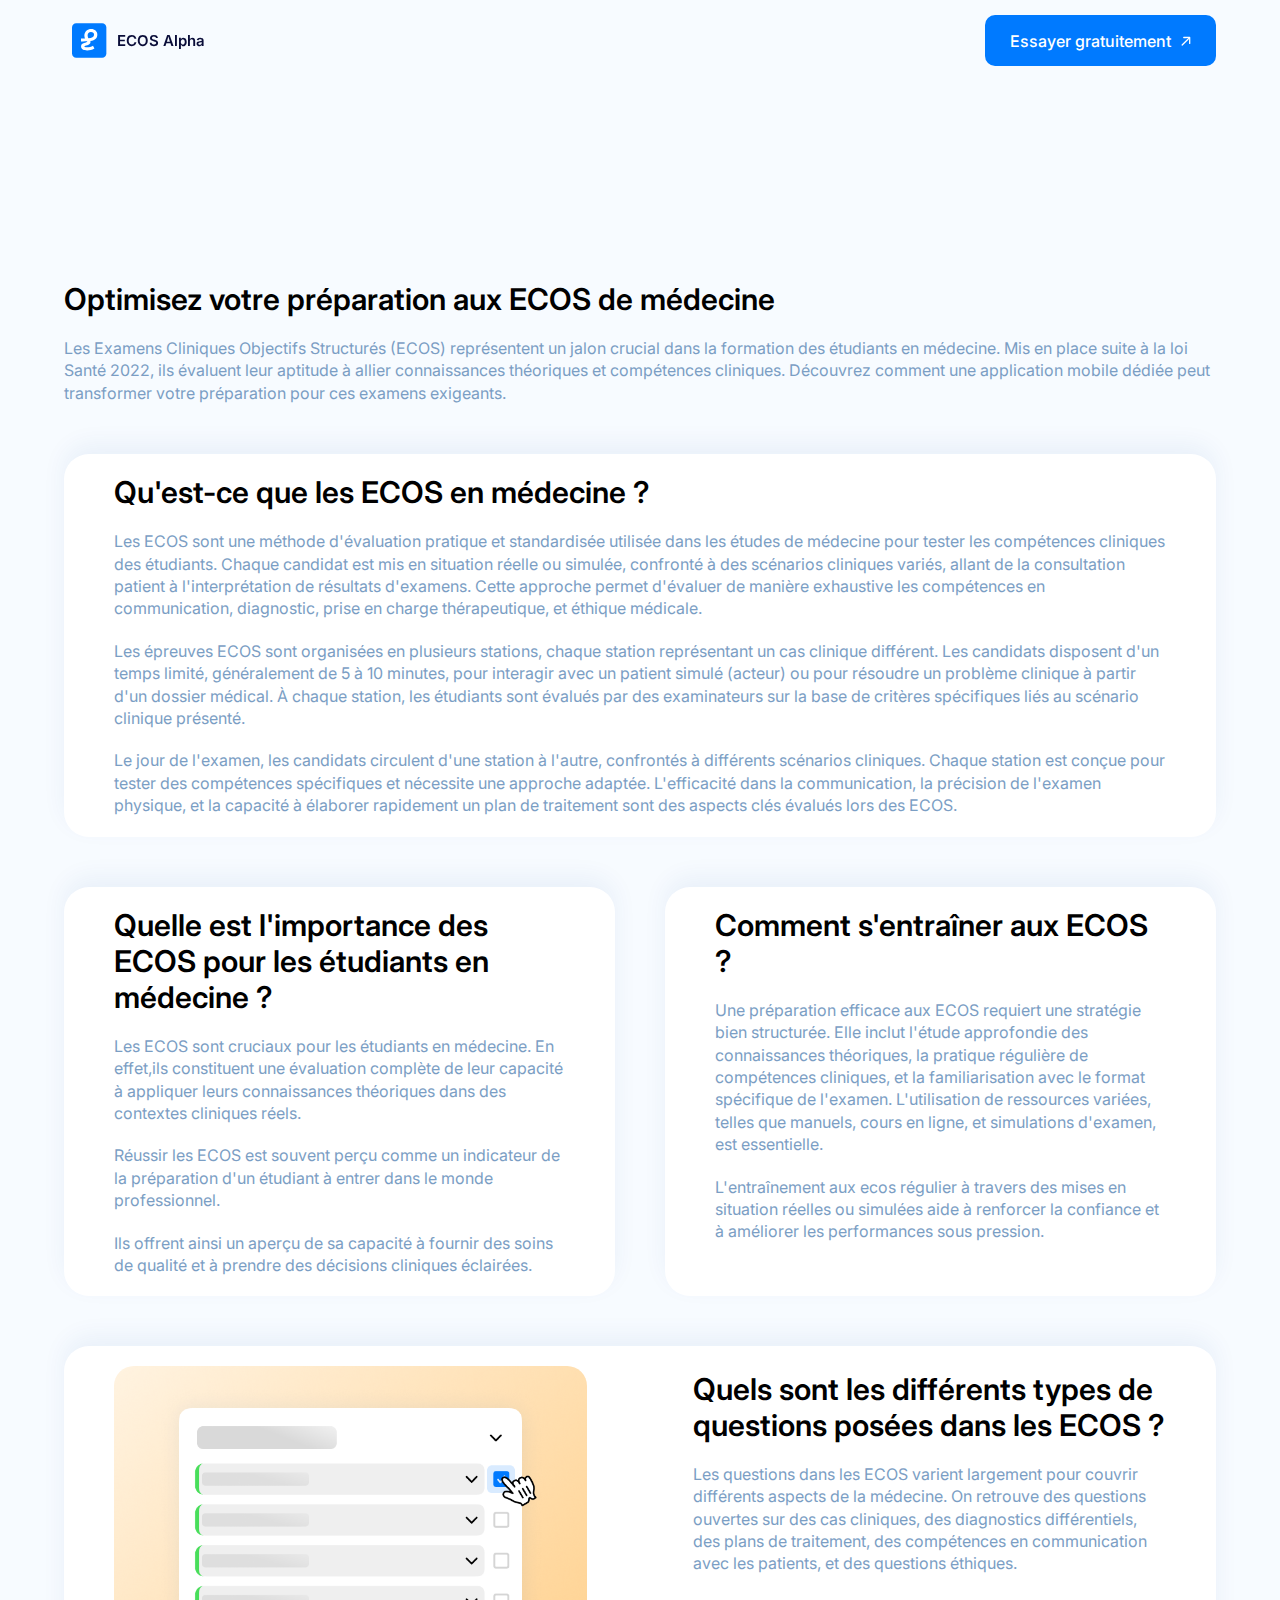
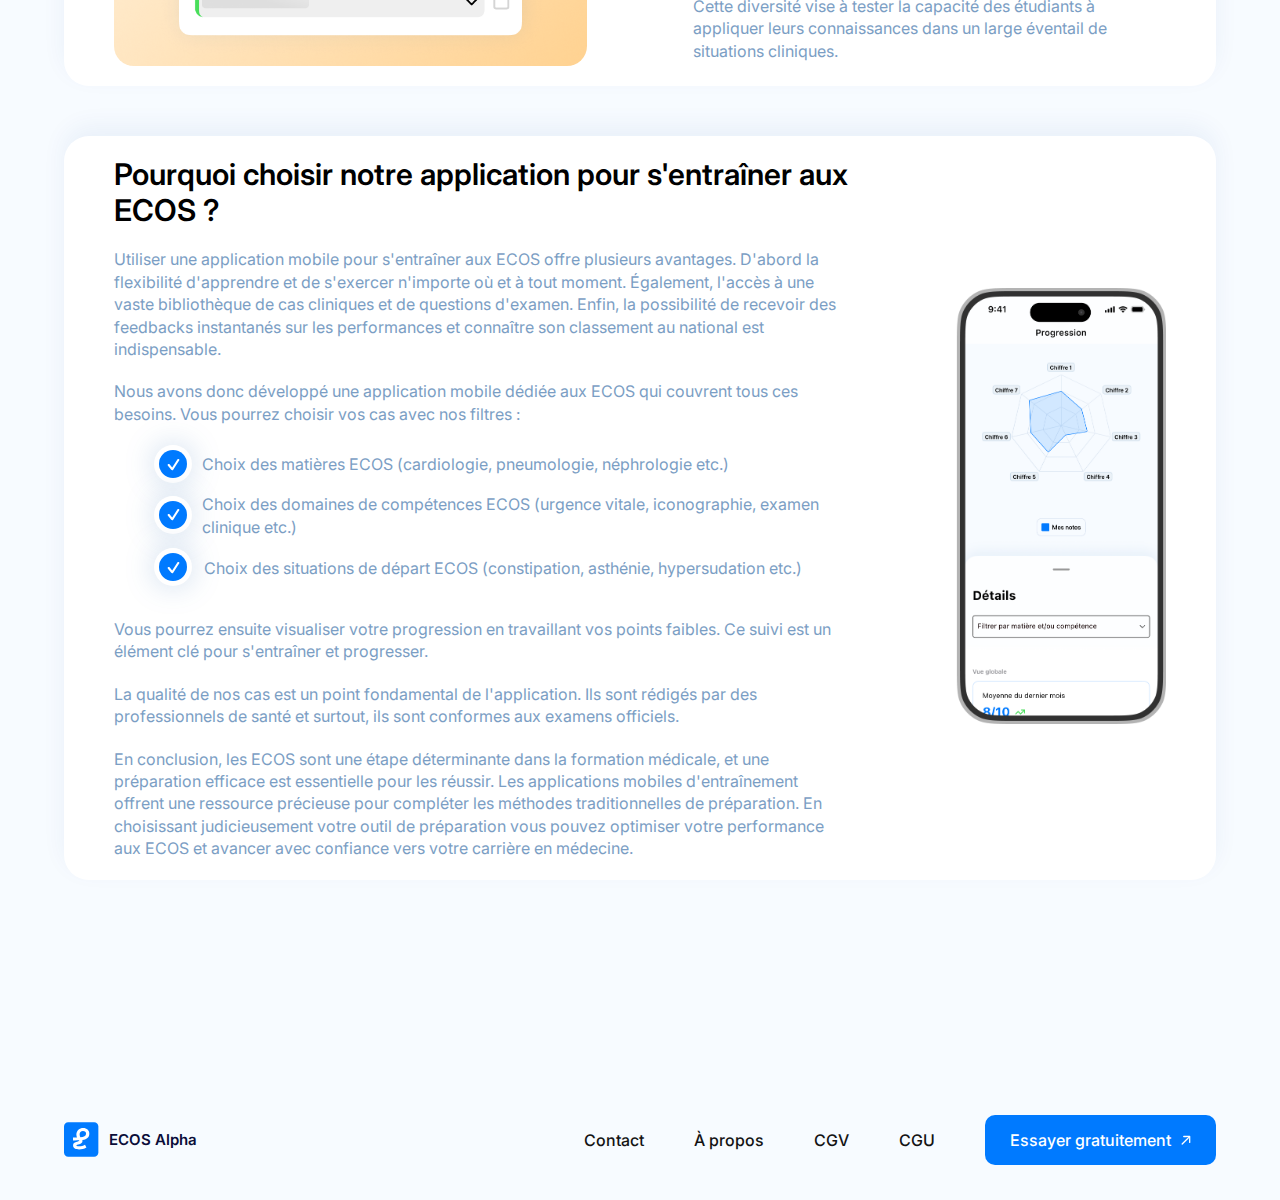
<file: a-propos/index.html>
<!DOCTYPE html>
<html lang="fr">
<head>
    <meta charset="UTF-8">
    <meta name="viewport" content="width=device-width, initial-scale=1.0">
    <link href="../css/style.css" rel="stylesheet" type="text/css">
    <link rel="preconnect" href="https://fonts.googleapis.com">
    <link rel="preconnect" href="https://fonts.gstatic.com" crossorigin>
    <link href="https://fonts.googleapis.com/css2?family=Inter:wght@300;400;500;600;700&display=swap" rel="stylesheet">
    <title>À propos - Ecos Alpha</title>
</head>
<body>
    <!-- Header -->
    <header>
        <a href="https://matteobruccoleri.github.io/ECOS-Alpha" class="ecos-alpha">
            <img class="logo_ecos-alpha" src="../img/logo_ecos-alpha.svg">
            <p>ECOS Alpha</p>
        </a>
        <a class="btn btn_blue" href="#">Essayer gratuitement<img src="../img/icons/icon_arrow_top-right.svg" alt="icon d'une flèche pointant en haut à droite"/></a>
    </header>
    <!-- Main -->
    <main>
        <section>
            <h1>Optimisez votre préparation aux ECOS de médecine</h1>
            <p class="about_text">Les Examens Cliniques Objectifs Structurés (ECOS) représentent un jalon crucial dans la formation des étudiants en médecine. Mis en place suite à la loi Santé 2022, ils évaluent leur aptitude à allier connaissances théoriques et compétences cliniques. Découvrez comment une application mobile dédiée peut transformer votre préparation pour ces examens exigeants.</p>
            <div class="bg_white about">
                <div class="about_content full_width">
                    <h2>Qu'est-ce que les ECOS en médecine ?</h2>
                    <p>Les ECOS sont une méthode d'évaluation pratique et standardisée utilisée dans les études de médecine pour tester les compétences cliniques des étudiants. Chaque candidat est mis en situation réelle ou simulée, confronté à des scénarios cliniques variés, allant de la consultation patient à l'interprétation de résultats d'examens. Cette approche permet d'évaluer de manière exhaustive les compétences en communication, diagnostic, prise en charge thérapeutique, et éthique médicale.</p>
                    <p>Les épreuves ECOS sont organisées en plusieurs stations, chaque station représentant un cas clinique différent. Les candidats disposent d'un temps limité, généralement de 5 à 10 minutes, pour interagir avec un patient simulé (acteur) ou pour résoudre un problème clinique à partir d'un dossier médical. À chaque station, les étudiants sont évalués par des examinateurs sur la base de critères spécifiques liés au scénario clinique présenté.</p>
                    <p>Le jour de l'examen, les candidats circulent d'une station à l'autre, confrontés à différents scénarios cliniques. Chaque station est conçue pour tester des compétences spécifiques et nécessite une approche adaptée. L'efficacité dans la communication, la précision de l'examen physique, et la capacité à élaborer rapidement un plan de traitement sont des aspects clés évalués lors des ECOS.</p>
                </div>
            </div>
            <div class="about_wrapper">
                <div class="bg_white about cards">
                    <div class="about_content full_width">
                        <h2>Quelle est l'importance des ECOS pour les étudiants en médecine ?</h2>
                        <p>Les ECOS sont cruciaux pour les étudiants en médecine. En effet,ils constituent une évaluation complète de leur capacité à appliquer leurs connaissances théoriques dans des contextes cliniques réels.</p>
                        <p>Réussir les ECOS est souvent perçu comme un indicateur de la préparation d'un étudiant à entrer dans le monde professionnel.</p>
                        <p>Ils offrent ainsi un aperçu de sa capacité à fournir des soins de qualité et à prendre des décisions cliniques éclairées.</p>
                    </div>
                </div>
                <div class="bg_white about cards">
                    <div class="about_content full_width">
                        <h2>Comment s'entraîner aux ECOS ?</h2>
                        <p>Une préparation efficace aux ECOS requiert une stratégie bien structurée. Elle inclut l'étude approfondie des connaissances théoriques, la pratique régulière de compétences cliniques, et la familiarisation avec le format spécifique de l'examen. L'utilisation de ressources variées, telles que manuels, cours en ligne, et simulations d'examen, est essentielle.</p>
                        <p>L'entraînement aux ecos régulier à travers des mises en situation réelles ou simulées aide à renforcer la confiance et à améliorer les performances sous pression.</p>
                    </div>
                </div>
            </div>
            <div class="bg_white about reverse">
                <div class="about_content">
                    <h2>Quels sont les différents types de questions posées dans les ECOS ?</h2>
                    <p>Les questions dans les ECOS varient largement pour couvrir différents aspects de la médecine. On retrouve des questions ouvertes sur des cas cliniques, des diagnostics différentiels, des plans de traitement, des compétences en communication avec les patients, et des questions éthiques.</p>    
                    <p> Cette diversité vise à tester la capacité des étudiants à appliquer leurs connaissances dans un large éventail de situations cliniques.</p>
                </div>
                <div class="about_img">
                    <img src="../img/evaluateur-3.png" alt="">
                </div>
            </div>
            <div class="bg_white about">
                <div class="about_content xl">
                    <h2>Pourquoi choisir notre application pour s'entraîner aux ECOS ?</h2>
                    <p>Utiliser une application mobile pour s'entraîner aux ECOS offre plusieurs avantages. D'abord la flexibilité d'apprendre et de s'exercer n'importe où et à tout moment. Également, l'accès à une vaste bibliothèque de cas cliniques et de questions d'examen. Enfin, la possibilité de recevoir des feedbacks instantanés sur les performances et connaître son classement au national est indispensable.</p>
                    <p>Nous avons donc développé une application mobile dédiée aux ECOS qui couvrent tous ces besoins. Vous pourrez choisir vos cas avec nos filtres :</p>
                    <ul>
                        <li class="about_list">
                            <div>
                                <div class="parcours_check_wrapper">
                                    <div class="parcours_check blue-color">
                                        <img src="../img/icons/ok.svg" alt="">
                                    </div>
                                </div>
                            </div>
                            <p>Choix des matières ECOS (cardiologie, pneumologie, néphrologie etc.)</p>
                        </li>
                        <li class="about_list">
                            <div class="list_check">
                                <div class="parcours_check_wrapper">
                                    <div class="parcours_check blue-color">
                                        <img src="../img/icons/ok.svg" alt="">
                                    </div>
                                </div>
                            </div>
                            <p>Choix des domaines de compétences ECOS (urgence vitale, iconographie, examen clinique etc.)</p>
                        </li>
                        <li class="about_list">
                            <div class="list_check">
                                <div class="parcours_check_wrapper">
                                    <div class="parcours_check blue-color">
                                        <img src="../img/icons/ok.svg" alt="">
                                    </div>
                                </div>
                            </div>
                            <p>Choix des situations de départ ECOS (constipation, asthénie, hypersudation etc.)</p>
                        </li>
                    </ul>
                    <p>Vous pourrez ensuite visualiser votre progression en travaillant vos points faibles. Ce suivi est un élément clé pour s'entraîner et progresser.</p>
                    <p>La qualité de nos cas est un point fondamental de l'application. Ils sont rédigés par des professionnels de santé et surtout, ils sont conformes aux examens officiels.</p>
                    <p>En conclusion, les ECOS sont une étape déterminante dans la formation médicale, et une préparation efficace est essentielle pour les réussir. Les applications mobiles d'entraînement offrent une ressource précieuse pour compléter les méthodes traditionnelles de préparation. En choisissant judicieusement votre outil de préparation vous pouvez optimiser votre performance aux ECOS et avancer avec confiance vers votre carrière en médecine.</p>
                </div>
                <div class="about_img large">
                    <img src="../img/iphone-6.png" alt="">
                </div>
            </div>
        </section>
    </main>
    <!-- Footer -->
    <footer>
        <a href="../index.html" class="ecos-alpha">
            <img class="logo_ecos-alpha" src="../img/logo_ecos-alpha.svg">
            <p>ECOS Alpha</p>
        </a>
        <nav>
            <a class="link" href="#">Contact</a>
            <a class="link" href="https://matteobruccoleri.github.io/ECOS-Alpha/a-propos">À propos</a>
            <a class="link" href="https://matteobruccoleri.github.io/ECOS-Alpha/legales/CGV">CGV</a>
            <a class="link" href="https://matteobruccoleri.github.io/ECOS-Alpha/legales/CGU">CGU</a>
            <a class="btn btn_blue" href="#">Essayer gratuitement<img src="../img/icons/icon_arrow_top-right.svg" alt="icon d'une flèche pointant en haut à droite"/></a>
        </nav>       
    </footer> 
</body>
</html>
</file>
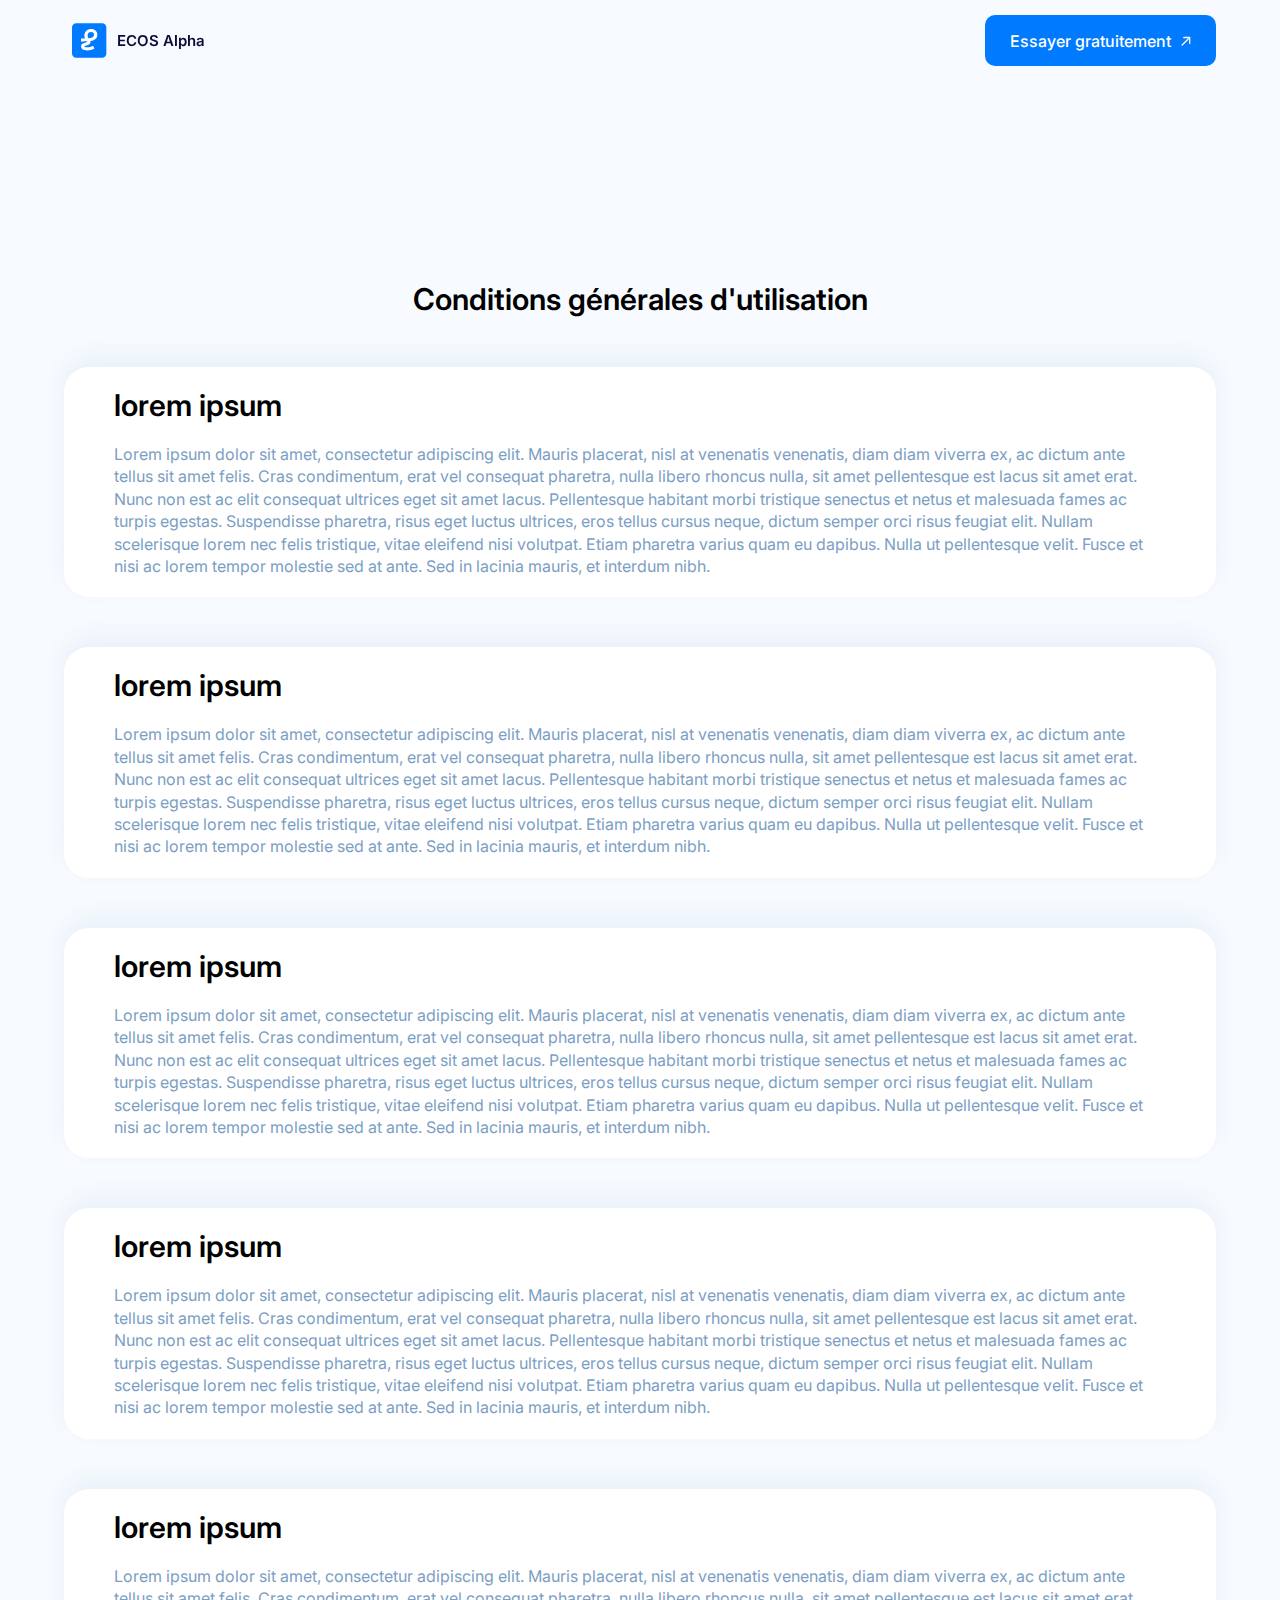
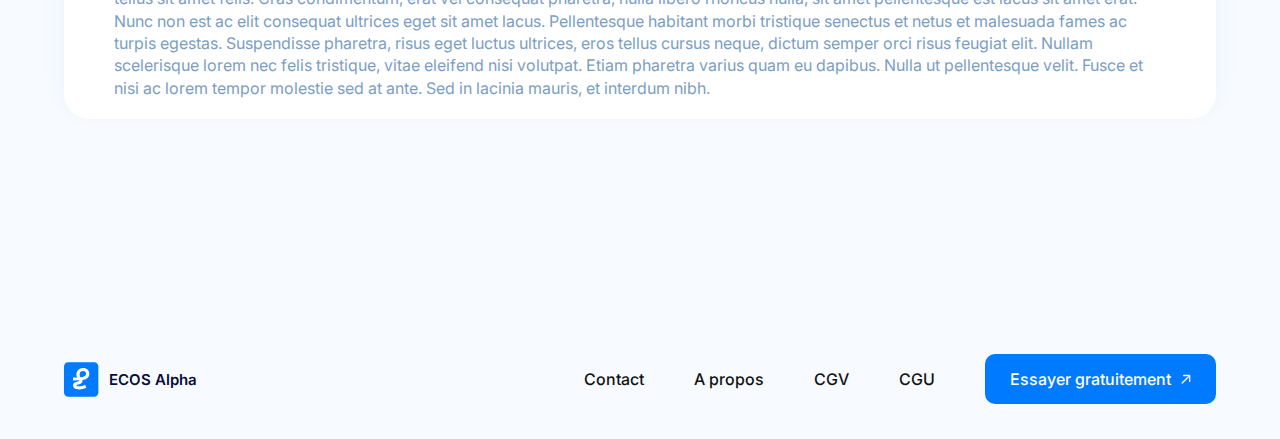
<file: legales/CGU/index.html>
<!DOCTYPE html>
<html lang="fr">
<head>
    <meta charset="UTF-8">
    <meta name="viewport" content="width=device-width, initial-scale=1.0">
    <link href="../../css/style.css" rel="stylesheet" type="text/css">
    <link rel="preconnect" href="https://fonts.googleapis.com">
    <link rel="preconnect" href="https://fonts.gstatic.com" crossorigin>
    <link href="https://fonts.googleapis.com/css2?family=Inter:wght@300;400;500;600;700&display=swap" rel="stylesheet">
    <title>CGU - Ecos Alpha</title>
</head>
<body>
    <!-- Header -->
    <header>
        <a href="https://matteobruccoleri.github.io/ECOS-Alpha" class="ecos-alpha">
            <img class="logo_ecos-alpha" src="../../img/logo_ecos-alpha.svg">
            <p>ECOS Alpha</p>
        </a>
        <a class="btn btn_blue" href="#">Essayer gratuitement<img src="../../img/icons/icon_arrow_top-right.svg" alt="icon d'une flèche pointant en haut à droite"/></a>
    </header>
    <!-- Main -->
    <main>
        <section>
            <h1 style="text-align: center;">Conditions générales d'utilisation</h1>
            <div class="bg_white paragraph">
                <h2>lorem ipsum</h2>
                <p>Lorem ipsum dolor sit amet, consectetur adipiscing elit. Mauris placerat, nisl at venenatis venenatis, diam diam viverra ex, ac dictum ante tellus sit amet felis. Cras condimentum, erat vel consequat pharetra, nulla libero rhoncus nulla, sit amet pellentesque est lacus sit amet erat. Nunc non est ac elit consequat ultrices eget sit amet lacus. Pellentesque habitant morbi tristique senectus et netus et malesuada fames ac turpis egestas. Suspendisse pharetra, risus eget luctus ultrices, eros tellus cursus neque, dictum semper orci risus feugiat elit. Nullam scelerisque lorem nec felis tristique, vitae eleifend nisi volutpat. Etiam pharetra varius quam eu dapibus. Nulla ut pellentesque velit. Fusce et nisi ac lorem tempor molestie sed at ante. Sed in lacinia mauris, et interdum nibh.</p>
            </div>
            <div class="bg_white paragraph">
                <h2>lorem ipsum</h2>
                <p>Lorem ipsum dolor sit amet, consectetur adipiscing elit. Mauris placerat, nisl at venenatis venenatis, diam diam viverra ex, ac dictum ante tellus sit amet felis. Cras condimentum, erat vel consequat pharetra, nulla libero rhoncus nulla, sit amet pellentesque est lacus sit amet erat. Nunc non est ac elit consequat ultrices eget sit amet lacus. Pellentesque habitant morbi tristique senectus et netus et malesuada fames ac turpis egestas. Suspendisse pharetra, risus eget luctus ultrices, eros tellus cursus neque, dictum semper orci risus feugiat elit. Nullam scelerisque lorem nec felis tristique, vitae eleifend nisi volutpat. Etiam pharetra varius quam eu dapibus. Nulla ut pellentesque velit. Fusce et nisi ac lorem tempor molestie sed at ante. Sed in lacinia mauris, et interdum nibh.</p>
            </div>
            <div class="bg_white paragraph">
                <h2>lorem ipsum</h2>
                <p>Lorem ipsum dolor sit amet, consectetur adipiscing elit. Mauris placerat, nisl at venenatis venenatis, diam diam viverra ex, ac dictum ante tellus sit amet felis. Cras condimentum, erat vel consequat pharetra, nulla libero rhoncus nulla, sit amet pellentesque est lacus sit amet erat. Nunc non est ac elit consequat ultrices eget sit amet lacus. Pellentesque habitant morbi tristique senectus et netus et malesuada fames ac turpis egestas. Suspendisse pharetra, risus eget luctus ultrices, eros tellus cursus neque, dictum semper orci risus feugiat elit. Nullam scelerisque lorem nec felis tristique, vitae eleifend nisi volutpat. Etiam pharetra varius quam eu dapibus. Nulla ut pellentesque velit. Fusce et nisi ac lorem tempor molestie sed at ante. Sed in lacinia mauris, et interdum nibh.</p>
            </div>
            <div class="bg_white paragraph">
                <h2>lorem ipsum</h2>
                <p>Lorem ipsum dolor sit amet, consectetur adipiscing elit. Mauris placerat, nisl at venenatis venenatis, diam diam viverra ex, ac dictum ante tellus sit amet felis. Cras condimentum, erat vel consequat pharetra, nulla libero rhoncus nulla, sit amet pellentesque est lacus sit amet erat. Nunc non est ac elit consequat ultrices eget sit amet lacus. Pellentesque habitant morbi tristique senectus et netus et malesuada fames ac turpis egestas. Suspendisse pharetra, risus eget luctus ultrices, eros tellus cursus neque, dictum semper orci risus feugiat elit. Nullam scelerisque lorem nec felis tristique, vitae eleifend nisi volutpat. Etiam pharetra varius quam eu dapibus. Nulla ut pellentesque velit. Fusce et nisi ac lorem tempor molestie sed at ante. Sed in lacinia mauris, et interdum nibh.</p>
            </div>
            <div class="bg_white paragraph">
                <h2>lorem ipsum</h2>
                <p>Lorem ipsum dolor sit amet, consectetur adipiscing elit. Mauris placerat, nisl at venenatis venenatis, diam diam viverra ex, ac dictum ante tellus sit amet felis. Cras condimentum, erat vel consequat pharetra, nulla libero rhoncus nulla, sit amet pellentesque est lacus sit amet erat. Nunc non est ac elit consequat ultrices eget sit amet lacus. Pellentesque habitant morbi tristique senectus et netus et malesuada fames ac turpis egestas. Suspendisse pharetra, risus eget luctus ultrices, eros tellus cursus neque, dictum semper orci risus feugiat elit. Nullam scelerisque lorem nec felis tristique, vitae eleifend nisi volutpat. Etiam pharetra varius quam eu dapibus. Nulla ut pellentesque velit. Fusce et nisi ac lorem tempor molestie sed at ante. Sed in lacinia mauris, et interdum nibh.</p>
            </div>
        </section>

    </main>
    <!-- Footer -->
    <footer>
        <a href="../../index.html" class="ecos-alpha">
            <img class="logo_ecos-alpha" src="../../img/logo_ecos-alpha.svg">
            <p>ECOS Alpha</p>
        </a>
        <nav>
            <a class="link" href="#">Contact</a>
            <a class="link" href="https://matteobruccoleri.github.io/ECOS-Alpha/a-propos/">A propos</a>
            <a class="link" href="https://matteobruccoleri.github.io/ECOS-Alpha/legales/CGV/">CGV</a>
            <a class="link" href="https://matteobruccoleri.github.io/ECOS-Alpha/legales/CGU/">CGU</a>
            <a class="btn btn_blue" href="#">Essayer gratuitement<img src="../../img/icons/icon_arrow_top-right.svg" alt="icon d'une flèche pointant en haut à droite"/></a>
        </nav>       
    </footer> 
</body>
</html>
</file>
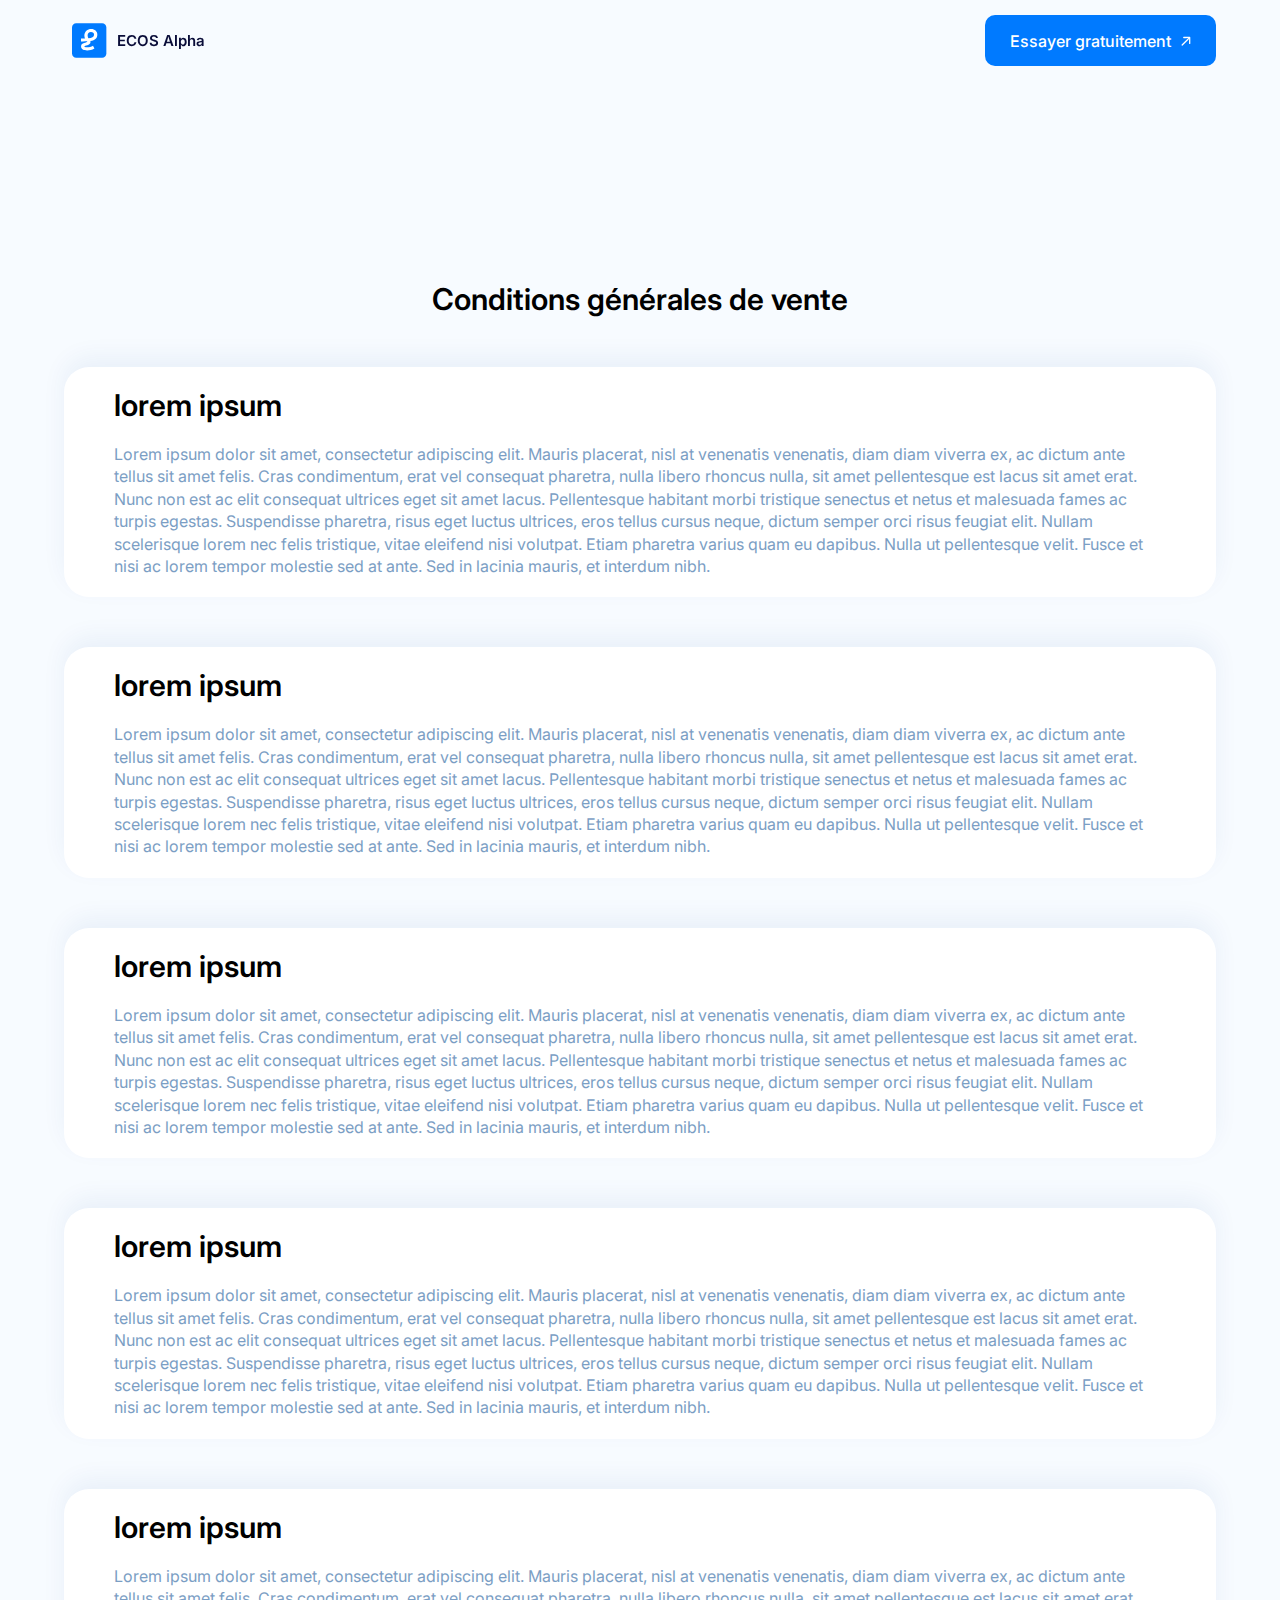
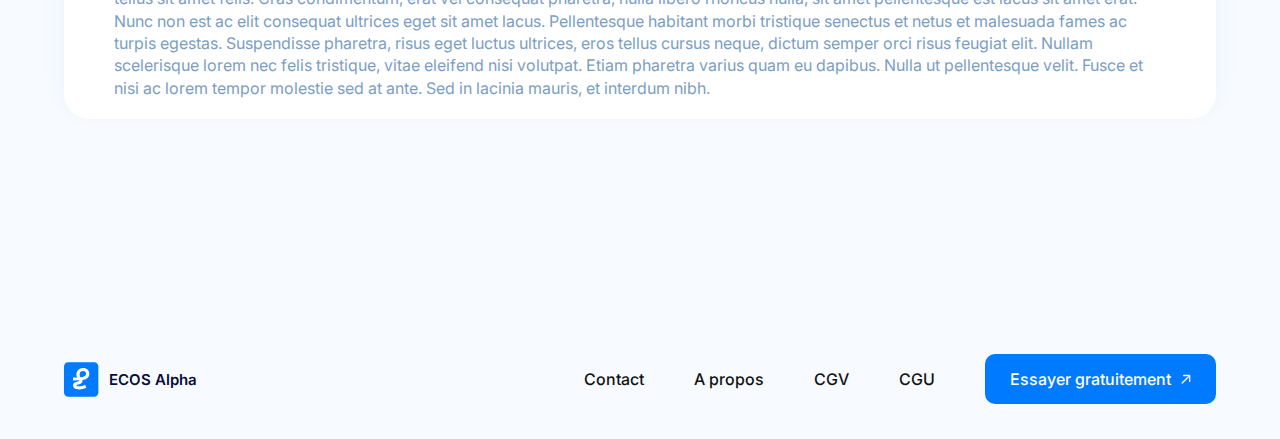
<file: legales/CGV/index.html>
<!DOCTYPE html>
<html lang="fr">
<head>
    <meta charset="UTF-8">
    <meta name="viewport" content="width=device-width, initial-scale=1.0">
    <link href="../../css/style.css" rel="stylesheet" type="text/css">
    <link rel="preconnect" href="https://fonts.googleapis.com">
    <link rel="preconnect" href="https://fonts.gstatic.com" crossorigin>
    <link href="https://fonts.googleapis.com/css2?family=Inter:wght@300;400;500;600;700&display=swap" rel="stylesheet">
    <title>CGV - Ecos Alpha</title>
</head>
<body>
    <!-- Header -->
    <header>
        <a href="https://matteobruccoleri.github.io/ECOS-Alpha" class="ecos-alpha">
            <img class="logo_ecos-alpha" src="../../img/logo_ecos-alpha.svg">
            <p>ECOS Alpha</p>
        </a>
        <a class="btn btn_blue" href="#">Essayer gratuitement<img src="../../img/icons/icon_arrow_top-right.svg" alt="icon d'une flèche pointant en haut à droite"/></a>
    </header>
    <!-- Main -->
    <main>
        <section>
            <h1 style="text-align: center;">Conditions générales de vente</h1>
            <div class="bg_white paragraph">
                <h2>lorem ipsum</h2>
                <p>Lorem ipsum dolor sit amet, consectetur adipiscing elit. Mauris placerat, nisl at venenatis venenatis, diam diam viverra ex, ac dictum ante tellus sit amet felis. Cras condimentum, erat vel consequat pharetra, nulla libero rhoncus nulla, sit amet pellentesque est lacus sit amet erat. Nunc non est ac elit consequat ultrices eget sit amet lacus. Pellentesque habitant morbi tristique senectus et netus et malesuada fames ac turpis egestas. Suspendisse pharetra, risus eget luctus ultrices, eros tellus cursus neque, dictum semper orci risus feugiat elit. Nullam scelerisque lorem nec felis tristique, vitae eleifend nisi volutpat. Etiam pharetra varius quam eu dapibus. Nulla ut pellentesque velit. Fusce et nisi ac lorem tempor molestie sed at ante. Sed in lacinia mauris, et interdum nibh.</p>
            </div>
            <div class="bg_white paragraph">
                <h2>lorem ipsum</h2>
                <p>Lorem ipsum dolor sit amet, consectetur adipiscing elit. Mauris placerat, nisl at venenatis venenatis, diam diam viverra ex, ac dictum ante tellus sit amet felis. Cras condimentum, erat vel consequat pharetra, nulla libero rhoncus nulla, sit amet pellentesque est lacus sit amet erat. Nunc non est ac elit consequat ultrices eget sit amet lacus. Pellentesque habitant morbi tristique senectus et netus et malesuada fames ac turpis egestas. Suspendisse pharetra, risus eget luctus ultrices, eros tellus cursus neque, dictum semper orci risus feugiat elit. Nullam scelerisque lorem nec felis tristique, vitae eleifend nisi volutpat. Etiam pharetra varius quam eu dapibus. Nulla ut pellentesque velit. Fusce et nisi ac lorem tempor molestie sed at ante. Sed in lacinia mauris, et interdum nibh.</p>
            </div>
            <div class="bg_white paragraph">
                <h2>lorem ipsum</h2>
                <p>Lorem ipsum dolor sit amet, consectetur adipiscing elit. Mauris placerat, nisl at venenatis venenatis, diam diam viverra ex, ac dictum ante tellus sit amet felis. Cras condimentum, erat vel consequat pharetra, nulla libero rhoncus nulla, sit amet pellentesque est lacus sit amet erat. Nunc non est ac elit consequat ultrices eget sit amet lacus. Pellentesque habitant morbi tristique senectus et netus et malesuada fames ac turpis egestas. Suspendisse pharetra, risus eget luctus ultrices, eros tellus cursus neque, dictum semper orci risus feugiat elit. Nullam scelerisque lorem nec felis tristique, vitae eleifend nisi volutpat. Etiam pharetra varius quam eu dapibus. Nulla ut pellentesque velit. Fusce et nisi ac lorem tempor molestie sed at ante. Sed in lacinia mauris, et interdum nibh.</p>
            </div>
            <div class="bg_white paragraph">
                <h2>lorem ipsum</h2>
                <p>Lorem ipsum dolor sit amet, consectetur adipiscing elit. Mauris placerat, nisl at venenatis venenatis, diam diam viverra ex, ac dictum ante tellus sit amet felis. Cras condimentum, erat vel consequat pharetra, nulla libero rhoncus nulla, sit amet pellentesque est lacus sit amet erat. Nunc non est ac elit consequat ultrices eget sit amet lacus. Pellentesque habitant morbi tristique senectus et netus et malesuada fames ac turpis egestas. Suspendisse pharetra, risus eget luctus ultrices, eros tellus cursus neque, dictum semper orci risus feugiat elit. Nullam scelerisque lorem nec felis tristique, vitae eleifend nisi volutpat. Etiam pharetra varius quam eu dapibus. Nulla ut pellentesque velit. Fusce et nisi ac lorem tempor molestie sed at ante. Sed in lacinia mauris, et interdum nibh.</p>
            </div>
            <div class="bg_white paragraph">
                <h2>lorem ipsum</h2>
                <p>Lorem ipsum dolor sit amet, consectetur adipiscing elit. Mauris placerat, nisl at venenatis venenatis, diam diam viverra ex, ac dictum ante tellus sit amet felis. Cras condimentum, erat vel consequat pharetra, nulla libero rhoncus nulla, sit amet pellentesque est lacus sit amet erat. Nunc non est ac elit consequat ultrices eget sit amet lacus. Pellentesque habitant morbi tristique senectus et netus et malesuada fames ac turpis egestas. Suspendisse pharetra, risus eget luctus ultrices, eros tellus cursus neque, dictum semper orci risus feugiat elit. Nullam scelerisque lorem nec felis tristique, vitae eleifend nisi volutpat. Etiam pharetra varius quam eu dapibus. Nulla ut pellentesque velit. Fusce et nisi ac lorem tempor molestie sed at ante. Sed in lacinia mauris, et interdum nibh.</p>
            </div>
        </section>

    </main>
    <!-- Footer -->
    <footer>
        <a href="../../index.html" class="ecos-alpha">
            <img class="logo_ecos-alpha" src="../../img/logo_ecos-alpha.svg">
            <p>ECOS Alpha</p>
        </a>
        <nav>
            <a class="link" href="#">Contact</a>
            <a class="link" href="https://matteobruccoleri.github.io/ECOS-Alpha/a-propos/">A propos</a>
            <a class="link" href="https://matteobruccoleri.github.io/ECOS-Alpha/legales/CGV">CGV</a>
            <a class="link" href="https://matteobruccoleri.github.io/ECOS-Alpha/legales/CGU">CGU</a>
            <a class="btn btn_blue" href="#">Essayer gratuitement<img src="../../img/icons/icon_arrow_top-right.svg" alt="icon d'une flèche pointant en haut à droite"/></a>
        </nav>       
    </footer> 
</body>
</html>
</file>
<file: css/style.css>
* {
    margin: 0;
    box-sizing: border-box;
}
html {
    scroll-behavior: smooth;
}
body {
    background-color: #F7FBFF;
    font-family: 'Inter', sans-serif;
}
a {
    text-decoration: none;
    padding: 15px 25px;
    border-radius: 10px;
    font-weight: 500;
    font-size: 16px;
    display: inline-block;
    width: max-content;
}
/* title */
h1, h2, h3 {
    font-weight: 600;
}
h1, h2 {
    font-size: 34px;
}
h3 {
    font-size: 26px;
}
h5 {
    font-size: 16px;
    font-weight: 600;
}
p {
    line-height: 140%;
}
.text_grey {
    display: inline-block;
    color: #B0C3D8;
}

/***** btn *****/
.btn {
    transition: 0.2s;
    font-weight: 500;
    display: flex;
    padding: 15px 25px;
    justify-content: center;
    align-items: center;
    transition: 0.2s ease;
}
.btn, .correction_btn, .notation_btn {
    cursor: pointer;
}
/* btn_blue */
.btn_blue {
    color: #fff;
    background-color: #007AFF;
    gap: 10px;
}
.btn_blue:hover {
    background-color: #268EFF;
    transform: translateY(-3px);
}

/***** btn_white *****/
.btn_white {
    color: #000;
    background-color: #fff;
    box-shadow: 0px -10px 25px 0px rgba(0, 76, 158, 0.06);
    gap: 10px;
}
.btn_white:hover {
    background-color: #F4F4F4;
    transform: translateY(-3px);
}
/* btn_transparent */
.btn_transparent {
    color: #007AFF;
    gap: 10px;
}
.btn_transparent, .btn_transparent .arrow-right {
    transition: 0.2s ease;
}
.btn_transparent:hover, .btn_transparent:hover .arrow-right {
    transform: translateX(5px);
}
/* btn_black */
.btn_black {
    display: flex;
    width: 271px;
    height: 50px;
    padding: 15px 25px;
    justify-content: center;
    align-items: center;
    gap: 10px;
    border-radius: 10px;
    background: #000;
    color: #fff;
}
.btn_black:hover {
    background: #323232;
    transform: translateY(-3px);
}
/* bg_white */
.bg_white {
    border-radius: 25px;
    background: #FFF;
    box-shadow: 0px -10px 25px 0px rgba(0, 76, 158, 0.06);
}

.wrapper-lightblue_btn {
    opacity: 0;
    transform: translateY(10px);
}
.lightblue_p {
    color: #7B9EC4;
}
span {
    display: block;
}
header, main, footer {
    max-width: 1600px;
}
header, footer {
    display: flex;
    justify-content: space-between;
    margin: auto;
}
header {
    width: 75%;
}
main {
    width: 70%;
    margin: auto;
}
footer {
    width: 65%;
}
/***** header *****/
header {
    padding: 15px 0;
    position: sticky;
    top: 0;
    z-index: 999;
}
footer {
    padding: 35px 0;
}
section, footer {
    margin: 200px auto 0;
}
/***** Header *****/
.ecos-alpha {
    display: flex;
    align-items: center;
    gap: 10px;
    color: #0A0D39;
    font-weight: 600;
    font-size: 15px;
    padding: 0;
}
header .ecos-alpha {
    backdrop-filter: blur(37.5px);
    padding: 8px;
}
.logo-wrapper p {
    color: #0A0D39;
    font-size: 18px;
    font-weight: 600;
}
.logo_ecos-alpha {
    height: 35px;
    width: 35px;
}



.dual-iphone-img, .dual-iphone-text {
    width: 40%;
}
/* dual-iphone-text */
.dual-iphone-text {
    display: flex;
    flex-direction: column;
    gap: 35px;
    width: 40%;
}

.dual-iphone-text h2 {
    font-size: 36px;
}

/***** Entrainement *****/
.entrainement_wrapper {
    display: flex;
    justify-content: space-between;
    align-items: center;
}
/* Entrainement_content_1 */
.entrainement_content_1 {
    display: flex;
    flex-direction: column;
    align-items: flex-start;
    gap: 35px;
}
.entrainement_text, .entrainement_title, .entrainement_btn  {
    animation: 1s cubic-bezier(0.14, .38, .19, .99) anim-y both ;
}
.entrainement_text {
    display: flex;
    gap: 8px;
    animation-delay: 0.3s;
}
.entrainement_title {
    animation-delay: 0.6s;
}
.entrainement_title span {
    text-align: left;
}
.entrainement_btn {
    display: flex;
    gap: 10px;
    animation-delay: 0.9s;
}
/* Entrainement_content_2 */
.entrainement_content_2 {
    position: relative;
    height: 480px;
    width: 480px;
}
.ellipse-blue, .iphone-1, .iphone-2 {
    position: absolute;
    top: 50%;
    left: 50%;
    transform-origin: center;
    transform: translate(-50%, -50%);
}
.iphone-1 {
    z-index: 2;
    animation: 1.8s cubic-bezier(0.14, .38, .19, .99) 0.5s anim-iphone-1 both;
    transform-origin: center;
    transform: translate(-62.5%, -50%) rotate(0deg) scale(0.8);
    height: 412px;
}
.iphone-2 {
    z-index: 1;
    animation: 1.8s cubic-bezier(0.14, .38, .19, .99) 0.5s anim-iphone-2 both;
    transform-origin: center;
    transform: translate(-37.5%, -50%) rotate(0deg) scale(0.8);
    height: 412px;
}
.ellipse-blue {
    z-index: 0;
    animation: 1.8s cubic-bezier(0.14, .38, .19, .99) 0.5s anim-ellipse-blue both;   
    background: linear-gradient(88deg, #0A68CF 3.16%, #469EFF 97.03%);
    opacity: 0.4;
    height: 480px;
    width: 480px;
    border-radius: 50%;
    transform: translate(-50%, -50%) rotate(0deg);
    top: 0%;
    left: 0%;
}

/***** Conception *****/
#conception {
    padding-top: 200px;
    margin: 0 auto;
}
.conception_wrapper {
    display: flex;
    justify-content: space-between;
    align-items: center;
    padding: 0 75px;
}
[class^="conception_content"] {
    display: flex;
    flex-direction: column;
    gap: 15px;
    font-size: 20px;
    font-weight: 500;
    padding: 20px 25px; 
    opacity: 0;
    transform: translateX(-50px);
}
.conception_content_1.anim-x {
    animation-delay: 0.3s;
}
.conception_content_2.anim-x  {
    animation-delay: 0.6s;
}
.conception_content_3.anim-x  {
    animation-delay: 0.9s;
}
[class^="conception_content"] p span {
    text-align: center;
}
[class^="conception_content"] img {
    height: 30px;
}

/***** Fonctionnement *****/
.fonctionnement {
    display: flex;
    flex-direction: column;
    gap: 35px;
}
.fonctionnement_wrapper_1,.fonctionnement_wrapper_2, .fonctionnement_wrapper_3 {
    opacity: 0;
    transform: translateY(50px);
}
.fonctionnement_content_1 {
    padding: 35px 0;
    width: 40%;
    display: flex;
    flex-direction: column;
    gap: 20px;
}
.fonctionnement_content_2 {
    position: relative;
    overflow: hidden;
    height: 400px;
    width: 550px;
    transform: translateX(5%);
}
.fonctionnement_text {
    display: flex;
    flex-direction: column;
    gap: 20px;
}
/* fonctionnement_wrapper_1 */
.fonctionnement_wrapper_1 { 
    display: flex;
    justify-content: space-between;
    align-items: flex-start;
    padding: 0 45px;
}

.fonctionnement_title_1.anim-y {
    animation-delay: 0.3s;
}
.fonctionnement_text.anim-y, .fonctionnement_text_2.anim-y {
    animation-delay: 0.6s;
}
.fonctionnement_btn.anim-y  {
    animation-delay: 0.9s;
}
/* fonctionnement_dual_wrapper */
.fonctionnement_dual_wrapper {
    display: flex;
    justify-content: space-between;
    gap: 35px;
    height: 400px;
}
/* fonctionnement_wrapper_2 */
.fonctionnement_wrapper_2 {
    width: 40%;
    overflow: hidden;
    display: flex;
    flex-direction: column;
    gap: 35px;
    justify-content: space-between;
    padding: 35px 0px 0 45px;
}
.fonctionnement_title_2.anim-y {
    animation-delay: 0.3s;
}
.fonctionnement_wrapper_2 .fonctionnement_content {
    mask-image: linear-gradient(0deg, rgb(0 0 0 / 100%) 80%, rgba(0 0 0 / 0%) 100%);
    display: flex;
    justify-content: center;
    gap: 35px;
    margin: 0;
    position: relative;
    height: 100%;
    width: 100%;
    padding: 0;
}
.fonctionnement_iphone_1, .fonctionnement_iphone_2 {
    width: 50%;
    object-fit: cover;
    position: absolute;
}
.fonctionnement_iphone_1 {
    top: 100%;
    left: 0%;
}
.fonctionnement_iphone_2 {
    bottom: 100%;
    right: 0%;
}
.fonctionnement_iphone_1.anim-top-20,.fonctionnement_iphone_2.anim-bottom-20 {
    animation-delay: 0.6s;
}
/* fonctionnement_wrapper_3 */
.fonctionnement_wrapper_3 {
    width: 60%;
    display: flex;
    justify-content: space-between;
    padding-top: 35px;
    overflow: hidden;
}
.fonctionnement_wrapper_3.anim-y-both {
    animation-delay: 0.6s;
}
.fonctionnement_wrapper_3 .fonctionnement_content {
    display: flex;
    flex-direction: column;
    justify-content: space-between;
}
.fonctionnement_title_3 {
    padding-left: 45px;
}
.fonctionnement_title_3.anim-y {
    animation-delay: 0.9s;
}
.fonctionnement_wrapper_3 .fonctionnement_content:first-of-type {
    width: 65%;
    padding: 0 0 35px;
}
.fonctionnement_wrapper_3 .fonctionnement_content:last-of-type {
    width: 250px;
    padding: 0;
    position: relative;
}
.fonctionnement_iphone_3 {
    position: absolute;
    transform: translateY(120%);
    width: 100%;
    right: 0;
}
.fonctionnement_iphone_3.anim-y-both {
    animation-delay: 1s;
}

/* progress-bar_wrapper */
.progress_bar_wrapper {
    position: relative;
    margin: auto 0;
    height: 100%;
}
.progress_bar_wrapper img {
    width: 35px;
}
.progress_bar {
    height: 5px;
    width: 80%;
    background-color: #7b9ec469;
    position: absolute;
    top: 50%;
    left: 0%;
    mask-image: linear-gradient(-90deg, rgb(0 0 0 / 100%) 40%, rgba(0 0 0 / 0%) 100%);
    transform: translateX(-100%);
}
.progress_bar.anim-x {
    animation-delay: 0.8s;
    animation-duration: 1.2s;
}
.check_wrapper_1, .check_wrapper_2 {
    display: flex;
    justify-content: center;
    flex-direction: column;
    align-items: center;
    width: max-content;
    position: absolute;
}
[class^="check_wrapper"] p {
    font-weight: 700;
    font-size: 18px;
}
[class^="check_wrapper"] p:last-of-type {
    font-weight: 400;
    font-size: 14px;
}
/* check_wrapper_1 */
.check_wrapper_1 {
    top: 50%;
    left: 20%;
    transform: translate(-50%, -15%);
}
.check_1 {
    scale: 0%;
}
.check_1.anim_scale_100 {
    animation-delay: 1.04s;
    animation-duration: 0.2s;
}
.check_wrapper_1_text {
    opacity: 0;
    transform: translateY(10px);
}
.check_wrapper_1_text.anim-y-both {
    animation-delay: 1.2s;
}
/* check_wrapper_2 */
.check_wrapper_2 {
    top: 50%;
    left: 80%;
    transform: translate(-50%, -15%);
}
.check_2 {
    scale: 0%;
}
.check_2.anim_scale_100 {
    animation-delay: 2s;
    animation-duration: 0.2s;
}
.check_wrapper_2_text {
    opacity: 0;
    transform: translateY(10px);
}
.check_wrapper_2_text.anim-y-both {
    animation-delay: 2.2s;
}
.check_wrapper_1, .check_wrapper_2 {
    text-align: center;
}
/**/
.iphone-3-a,  .iphone-3-c {
    position: absolute;
    top: 50%;
    left: 0%;
    transform-origin: center;
    transform: translate(0%, 50%);
    height: 504px;
}
.iphone-3-b, .iphone-3-d {
    position: absolute;
    top: 50%;
    left: 100%;
    transform-origin: center;
    transform: translate(-100%, -150%); 
    height: 504px;
}

/*********************/
/***** parcours *****/

/************************/
/***** communauté ******/
.communaute_wrapper {
    border-radius: 25px;
    background: #E9F4FF;
    padding: 0 45px;  
    display: flex;
    justify-content: space-between;
    opacity: 0;
    transform: translateY(40px);
}
.communaute_content_1 {
    padding: 45px 0;
    display: flex;
    flex-direction: column;
    gap: 20px;
    width: 40%;
}
.communaute_content_2 {
    position: relative;
    overflow: hidden;
    height: auto;
    width: 550px;
}
.communaute_title.anim-y {
    animation-delay: 0.3s;
}
.communaute_text.anim-y {
    animation-delay: 0.6s;
}
.communaute_btn.anim-y {
    animation-delay: 0.9s;
}
/***********************************/
/***** Correction et notation *****/
.correction_notation {
    display: flex;
    justify-content: center;
    align-items: center;
    gap: 120px;

}
.correction_wrapper, .notation_wrapper{
    display: flex;
    flex-direction: column;
    align-items: center;
    gap: 50px;
}
.correction_container, .notation_container {
    opacity: 0;
    transform: translateY(40px);
}

.notation_wrapper.anim-y-both {
    animation-delay: 0.6s;
}

.correction_wrapper h3, .notation_wrapper h3 {
    opacity: 0;
    transform: translateY(40px);
}
.correction_wrapper h3.anim-y-both {
    animation-delay: 0.3s;
}
.correction_container.anim-y-both {
    animation-delay: 0.6s;
}
.notation_wrapper h3.anim-y-both {
    animation-delay: 0.9s;
}
.notation_container.anim-y-both {
    animation-delay: 1.2s;
}
.mask_notation {
    position: absolute;
    transform: translate(-50%, 0%);
    height: 40%;
    width: 100%;
    bottom: 0;
    left: 50%;
    background: linear-gradient(180deg, rgba(255,255,255,0) 0%, rgba(255,255,255,1) 100%);
    z-index: 1;
}
.correction_container, .notation_container {
    padding: 25px;
    width: 300px;
    height: 450px;
    display: flex;
    flex-direction: column;
    gap: 25px;
    position: relative;
    background-color: #fff;
    overflow: hidden;
}
.correction_content, .notation_content {
    display: flex;
    flex-direction: column;
    gap: 25px;
    height: 100%;
}
.correction_content h4, .notation_content h4 {
    font-size: 20px;
    font-weight: 600;
}

.correction_btn, .notation_btn {
    display: flex;
    padding: 8px 10px;
    justify-content: center;
    align-items: center;
    gap: 5px;
    border-radius: 10px;
    background: #000;
    position: absolute;
    color: #fff;
    font-size: 10px;
    font-weight: 500;
    right: 16px;
    bottom: 18px;
    z-index: 10;
}
.correction_btn:hover, .notation_btn:hover {
    background: #323232;
}
/* correction */
.correction_content p {
    font-size: 16px;
    font-weight: 400;
    line-height: 150%;
    text-align: justify;
    color: #7B9EC4;

}
/* notation */

.correction_content {
    mask-image: linear-gradient(180deg, rgb(0 0 0 / 100%) 60%, rgba(0 0 0 / 0%) 100%);
}
.correction_content ul {
    color: #7B9EC4;
}
.correction_text {
    display: flex;
    flex-direction: column;
    gap: 10px;
}
.notation_text {
    display: flex;
    padding: 15px;
    flex-direction: column;
    justify-content: center;
    align-items: flex-start;
    gap: 10px;
    align-self: stretch;
    background-color: #FFF;
    border-radius: 12px;
    box-shadow: 0px 0px 25px 0px rgba(0, 76, 158, 0.08);
}
.notation_text .checkbox_wrapper {
    display: flex;
    align-items: center;
    gap: 7px;
    width: 100%;
    font-size: 14px;
}
.notation_text .checkbox_wrapper label {
    display: flex;
    padding: 5px;
    align-items: center;
    justify-content: space-between;
    gap: 10px;
    border-radius: 7px;
    background: #EFEFEF;
    border-left: 4px solid #FF4747;
    flex: 1 0 0;
    white-space: nowrap;
    overflow: hidden;
    text-overflow: ellipsis;
}
.notation_text .checkbox_wrapper label span {
    white-space: nowrap;
    overflow: hidden;
    text-overflow: ellipsis;
}
.notation_text .checkbox_wrapper .checkbox, .notation_text .checkbox_wrapper .alerte {
    display: flex;
    width: 21px;
    height: 32px;
    flex-direction: column;
    justify-content: center;
}   
.correction_container h4, .notation_container h4 {
    font-size: 20px;
    font-weight: 600;
}

/***** Outil *****/
.outil {
    display: flex;
    flex-direction: column;
    align-items: center;
    gap: 64px;
    opacity: 0;
    transform: translateY(50px);
}

.outil_wrapper {
    display: flex;
    align-items: center;
    gap: 25px;
    width: 100%;
    align-self: stretch;
}
[class^="outil_content"] {
    display: flex;
    padding: 35px;
    flex-direction: column;
    align-items: flex-start;
    align-self: stretch;
    flex: 1 0 0;
    border-radius: 10px;
}
.outil_content_1 {
    background-color: #E9F4FF;
}
.outil_content_2 {
    background: linear-gradient(88deg, #0A68CF 3.16%, #469EFF 97.03%);
    color: #fff;
}
.outil_content_1 .offre, .outil_content_2 .offre {
    display: flex;
    justify-content: space-between;
    align-items: center;
    align-self: stretch;
    font-size: 25px;
    font-weight: 600;
}
.outil_content_1 .offre {
    color: #000;
}
.outil_content_2 .offre {
    color: #fff;
}
.outil_content_2 .offre_ecos {
    display: flex;
    padding: 8px 10px;
    justify-content: center;
    align-items: center;
    gap: 10px;
    border-radius: 150px;
    background: #FFF;
    font-size: 14px;
    color: #000;
    font-weight: 500;
}
.outil_content_1 .tarif, .outil_content_2 .tarif {
    font-weight: 500;
}
.outil_content_2 .tarif {
    display: flex;
    flex-direction: column;
    align-items: flex-end;
}
.outil_content_2 .tarif p:first-of-type {
    line-height: 85%;
}
.outil_content_2 .tarif p:last-of-type {
    font-size: 14px;
}
.outil_content_2 .premium {
    display: flex;
    align-items: center;
    gap: 10px;
}
[class^="outil_content"] {
    display: flex;
    flex-direction: column;
    gap: 35px;
}
[class^="outil_content"] ul {
    padding-left: 18px;
    display: flex;
    flex-direction: column;
    gap: 15px;
}
.outil_title {
    text-align: center;
}
.outil_title.anim-y {
    animation-delay: 0.3s;
}
.outil_content_1.anim-y {
    animation-delay: 0.6s;
}
.outil_content_2.anim-y {
    animation-delay: 0.9s;
}
.outil_btn.anim-y {
    animation-delay: 1.2s;
}
.tarif_span {
    display: inline;
}
.outil .cta {
    display: flex;
    gap: 20px;
}
/*********************************/
/***** modal_form_wrapper *******/
.modal_download_wrapper, .popup_correction_wrapper, .popup_notation_wrapper {
    position: fixed;
    height: 100%;
    width: 100%;
    top: 50%;
    left: 50%;
    transform: translate(-50%, -50%);
    background-color: rgba(255, 255, 255, 0.9);
    z-index: 999;
    opacity: 0;
    transition: 0.3s ease;
    visibility: hidden;
}
.modal_download_wrapper.display, .popup_correction_wrapper.display, .popup_notation_wrapper.display {
    opacity: 1;
    transition: 0.3s ease;
}

.modal_download, .popup_correction, .popup_notation  {
    display: flex;
    padding: 50px 10px;
    flex-direction: column;
    align-items: center;
    gap: 50px;
    border-radius: 25px;
    background: #FFF;
    box-shadow: 0px -10px 50px 0px rgba(0, 49, 102, 0.15);
    width: max-content;
    position: absolute;
    top: 50%;
    left: 50%;
    opacity: 0;
    transform: translate(-50%, -50%) scale(95%);
    transition: 0.3s ease;
}
.popup_correction, .popup_notation {
    width: 50%;
    width: 40%;
    height: 70%;
}
.popup_correction_content,.popup_notation_content  {
    display: flex;
    flex-direction: column;
    gap: 35px;
    scrollbar-width: none;
    overflow-y: scroll;
    scrollbar-width: thin;
    overflow-y: scroll;
    padding: 0px 40px;
    width: 100%;
}
.popup_correction_content .correction_text {
    display: flex;
    flex-direction: column;
    gap: 15px;
}
.popup_correction_content h4, .popup_notation_content h4  {
    font-size: 20px;
    font-weight: 600; 
 }
.popup_correction_content p, .popup_correction_content ul {
   color: #7B9EC4;  
}
.anim_download {
    animation: 0.3s cubic-bezier(0.14, .38, .19, .99) anim_download both;
}
@keyframes anim_download {
    100% {
        transform: translate(-50%, -50%) scale(100%);
        opacity: 1;
    }
}

.modal_download_content {
    display: flex;
    gap: 50px;
}
.modal_download_content div {
    display: flex;
    flex-direction: column;
    gap: 20px;
    padding: 15px;
    border-radius: 15px;
    background: #F2F4F6;
}
.download_mobile  {
    height: 350px;
    object-fit: contain;
}

.modal_close, .popup_correction_close, .popup_notation_close  {
    position: absolute;
    top: 25px;
    right: 25px;
    cursor: pointer;
}

/***** Parcours *****/
.parcours h2 {
    text-align: center;
}
.parcours_wrapper {
    display: flex;
    flex-direction: column;
    justify-content: flex-start;
    align-items: center;
    padding: 20px 50px;
    margin-top: 60px;
}
.parcours_nav {
    background: #F2F6FB;
    border-radius: 150px;
    display: flex;
    position: relative;
}
.parcours_nav a {
    flex: 1 0 0;
    padding: 6px 20px;
    color: #7B9EC4;
    font-weight: 300;
    font-size: 18px;
    z-index: 10;
    cursor: pointer;
}
.parcours_nav a.active {
    color: white;
    transition: all 0.3s ease;
}
.nav-background {
    position: absolute;
    height: 100%;
    width: 0; 
    background: #007AFF;
    border-radius: 150px;
    transition: all 0.3s ease;
    z-index: 0; 
  }
.parcours_content {
    margin-top: 30px;
    display: flex;
    justify-content: space-between;
    width: 100%;  
    position: relative;
}
.parcours_img_wrapper {
    width: 300px;
    height: 300px;
    position: -webkit-sticky; 
    position: sticky;
    top: 30%;
    border-radius: 25px;
    overflow: hidden;
}
.parcours_img {
    position: absolute;
    width: 100%;
    height: 100%;
    object-fit: cover;
    transition: all 0.3s ease;
}
.parcours_img_button {
    display: flex;
    padding: 8px 10px;
    gap: 10px;
    background: black;
    color: white;
    border-radius: 10px;
    border: none;
    cursor: pointer;
    width: max-content;
}
.absolute {
    position: absolute;
    bottom: 5%;
    right: 5%;
}
.parcours_check_wrapper {
    background-color: white;
    border-radius: 999px;
    width: 38px;
    height: 38px;
    filter: drop-shadow(0px 0px 15px rgba(0, 76, 158, 0.20));
    display: flex;
    justify-content: center;
    align-items: center;
    z-index: 20;
}
.parcours_check {
    background-color: rgba(123, 158, 196, 0.50);
    display: flex;
    justify-content: center;
    align-items: center;
    width: 28px;
    height: 28px;
    border-radius: 50%;
}
.blue-color {
    background: #007AFF !important;
}
.parcours_progress {
    display: flex;
    flex-direction: column;
    gap: 600px;
    width: 60%;
}
.parcours_phase {
    display: flex;
    gap: 25px;
}
.phase_1 {
    margin-top: 150px;
}
.phase_3 {
    margin-bottom: 300px;
}
.parcours_phase_title {
    display: flex;
    width: 170px;
    flex-direction: column;
    align-items: flex-end;
}
.parcours_phase_title h3 {
    font-size: 18px;
    color: rgba(123, 158, 196, 0.50);
}
.parcours_phase_title p {
    font-size: 14px;
    color: rgba(123, 158, 196, 0.50);
}
.parcours_phase_text p {
    color: rgba(123, 158, 196, 0.50);
}
.parcours_phase_text {
    display: flex;
    flex-direction: column;
    gap: 15px;
    width: 40%;
    color: #7B9EC4;
}
.parcours_phase_btn {
    display: flex;
    padding: 8px 10px;
    gap: 10px;
    background: rgba(123, 158, 196, 0.50);
    color: white;
    border-radius: 10px;
    border: none;
    cursor: pointer;
    width: max-content;
}
.parcours_fixed_img {
    width: 40%;
    position: relative;
    margin-bottom: 50px;
}
.parcours_progress_bar_wrapper {
    display: flex;
    flex-direction: column;
    align-items: center;
    justify-content: flex-start;
}
.parcours_progress_bar {
    width: 5px;
    background-color: #DAE7F6;
    position: absolute;
    z-index: 10;
}
.progress_fill {
    width: 5px;
    background-color: #007AFF;
    position: absolute;
    z-index: 10;
    transition: background-color 0.3s ease;
}
.phase-active .parcours_phase_title h3 {
    color: #000; 
}
.phase-active .parcours_phase_title p {
    color: #000; 
}
.phase-active .parcours_phase_text p {
    color: #7B9EC4; 
}
.phase-active .parcours_check {
    background-color: #007AFF; 
}
.phase-active .parcours_phase_btn {
    background: #007AFF; 
}

/***** Popup *****/
.popup_container {
    position: fixed; 
    top: 0;
    left: 0;
    width: 100%; 
    height: 100%; 
    background-color: rgba(255, 255, 255, 0.9); 
    display: flex; 
    justify-content: center; 
    align-items: center; 
    z-index: 999;
    opacity: 0; 
    visibility: hidden; 
    transition: opacity 0.3s ease, visibility 0.3s;
}
.popup_container.active {
    opacity: 1; 
    visibility: visible;
    transform: translateY(0); 
}
.popup {
    border-radius: 25px;
    background: #FFF;
    box-shadow: 0px -10px 50px 0px rgba(0, 49, 102, 0.15);
    display: flex;
    padding: 30px 30px;
    align-items: center;
    justify-content: center;
    position: relative;
    width: max-content;
    gap: 50px;
    transform: scale(0.95); 
    transition: transform 0.3s ease;
}
.popup_container.active .popup {
    transform: scale(1);
}
.popup_content {
    display: flex;
    flex-direction: column;
    gap: 20px;
    width: 400px;
}
.popup_content p {
    color: #7B9EC4;
}
#close_popup {
    position: absolute;
    top: 10px;
    right: 10px;
    cursor: pointer;
    background: none;
    border: none;
    font-size: 16px;
}


/***** CGV/CGU *****/
.paragraph {
    display: flex;
    flex-direction: column;
    gap: 20px;
    color: #7B9EC4;
    margin-top: 50px;
    padding: 20px 50px;
}
.paragraph h2 {
    color: black;
}

/***** A propos *****/
.about {
    display: flex;
    align-items: center;
    justify-content: space-between;
    padding: 20px 50px;
    margin-top: 50px;
}
.about_wrapper {
    display: flex;
    justify-content: space-between;
    align-items: stretch;
    gap: 50px;

}
.about_content {
    display: flex;
    flex-direction: column;
    gap: 20px;
    width: 45%;
    color: #7B9EC4;
}
.about_content li {
    list-style: none;
    margin-bottom: 10px;
}
.about_list {
    display: flex;
    align-items: center;
    gap: 10px;
}
.cards {
    width: 50%;
    align-items: flex-start;

}
.full_width {
    width: 100%;
}
.bg_lightblue {
    background: #E9F4FF;
    border-radius: 25px;  
    box-shadow: 0px -10px 25px 0px rgba(0, 76, 158, 0.06); 
}
.about_content h2 {
    color: black;
}
.about_img {
    border-radius: 20px;
    width: 45%;
    height: 300px;
}
.large {
    width: 20%;
    height: 100%;
}
.xl {
    width: 70%;
}
.about_img img {
    width: 100%;
    height: 100%;
    object-fit: cover;
    border-radius: 20px;
}
.reverse {
    flex-direction: row-reverse;
}
.about_text {
    color: #7B9EC4;
    margin-top: 20px;
}
.list_check {
    width: 40px;
    height: 40px;
}

/***** Parcours mobile *****/
.parcours_content_mobile {
    margin-top: 30px;
    display: flex;
    flex-direction: column;
    gap: 20px;
    width: 100%;  
    position: relative;
}
.parcours_img_mobile {
    position: relative;
    width: 100%;
    height: 300px;
    border-radius: 25px;
    overflow: hidden;
}
.parcours_text_mobile {
    display: flex;
    flex-direction: column;
    width: 100%;
    gap: 8px;
}

/*******************/
/***** footer *****/
footer nav {
    display: flex;
    align-items: center;
    gap: 50px;
}
footer nav .link{
   padding: 10px 0;
   color: #131313;
   font-weight: 500;
}

/**********************/
/***** Animation *****/

@keyframes anim-iphone-1 {
    0% {
        opacity: 0;
    }
    20% {
        opacity: 1;
    }
    100% {
        transform: translate(-95%, -50%) rotate(-5.5deg) scale(1);
        opacity: 1;
    }
}

@keyframes anim-iphone-2 {
    0% {
        opacity: 0;
    }
    15% {
        opacity: 0;
    }
    30% {
        opacity: 1;
    }
    100% {
        transform: translate(-5%, -50%) rotate(5.5deg) scale(1);
        opacity: 1;
    }
}

@keyframes anim-ellipse-blue {
    0% {
        transform: scale(0.2);
        opacity: 0;
    }
    20% {
        opacity: 0;
    }
    50% {
        opacity: 0.8;
    }
    100% {
        transform: scale(1);
        opacity: 1;
    }
}

.anim-y-both {
    animation: 1s cubic-bezier(0.14, .38, .19, .99) anim-y-both both;
}
@keyframes anim-y-both {
    100% {
        opacity: 1;
        transform: translateY(0);
    }
}

.anim-y {
    animation: 1s cubic-bezier(0.14, .38, .19, .99) anim-y backwards;
}
@keyframes anim-y {
    0% {
        opacity: 0;
        transform: translateY(20px);
    }
    100% {
        opacity: 1;
        transform: translateY(0);
    }
}

.anim-x {
    animation: 1s cubic-bezier(0.14, .38, .19, .99) anim-x both;
}
@keyframes anim-x {
    100% {
        opacity: 1;
        transform: translateX(0);
    }
}

.anim_scale_100 {
    animation: 1s cubic-bezier(0.14, .38, .19, .99) anim_scale_100 both;
}
@keyframes anim_scale_100 {
    100% {
        scale: 100%;
    }
}

.anim-iphone-3-top {
    animation: 1.8s cubic-bezier(0.14, .38, .19, .99) anim-iphone-3-top both;
}
@keyframes anim-iphone-3-top {
    100% {
        transform: translate(0%, -30%);
    }
}

.anim-iphone-3-down {
    animation: 1.8s cubic-bezier(0.14, .38, .19, .99) anim-iphone-3-down both;
}
@keyframes anim-iphone-3-down {
    100% {
        transform: translate(-100%, -70%);
    }
}

.anim-top-20 {
    animation: 1.8s cubic-bezier(0.14, .38, .19, .99) anim-top-20 both;
}
@keyframes anim-top-20 {
    100% {
        top: 20%;
    }
}

.anim-bottom-20 {
    animation: 1.8s cubic-bezier(0.14, .38, .19, .99) anim-bottom-20 both;
}
@keyframes anim-bottom-20 {
    100% {
        bottom: 20%;
    }
}

/**************************/
/***** Media queries *****/
@media screen and (min-width: 1920px) {
    .parcours_img_wrapper {
        width: 500px;
        height: 500px;
    }
}
@media screen and (min-width: 1660px) and (max-width: 1920px) {
    .parcours_img_wrapper {
        width: 450px;
        height: 450px;
    }
}
@media screen and (min-width: 1440px) and (max-width: 1660px) {
    .parcours_img_wrapper {
        width: 400px;
        height: 400px;
    }
}
@media screen and (min-width: 1440px) {
    .outil_content_2 .tarif p:last-of-type {
        font-size: 16px;
    }
}
@media screen and (max-width: 1660px) {
    header, footer {
        width: 80%;
    }
    main {
        width: 80%;
    }
    h3 {
        font-size: 24px;
    }
}
@media screen and (max-width: 1440px) {
    h1, h2 {
        font-size: 30px;
    }
    h3 {
        font-size: 24px;
    }
    header, footer {
        width: 90%;
    }
    main {
        width: 90%;
    }
    /*****  entrainement *****/
    .entrainement_content_2, .entrainement_content_2 .ellipse-blue {
        height: 432px;
        width: 432px;
    }
    .entrainement_content_2 .iphone-1, .entrainement_content_2 .iphone-2{
        height: 370px;
    }
    /***** parcours *****/
    .parcours_img_wrapper {
        width: 400px;
        height: 400px;
    }
}
@media screen and (max-width: 1274px) {
    h1, h2 {
        font-size: 28px;
    }
    h3 {
        font-size: 20px;
    }
    /***** fonctionnement *****/  
    .fonctionnement_wrapper_1 {
        padding: 0 20px;
    }
    .fonctionnement_wrapper_2 {
        padding: 20px 0px 0 20px;
    }
    .fonctionnement_wrapper_3 {
        padding-top: 20px;
    }
    .fonctionnement_title_3 {
        padding-left: 20px;
    }
    .communaute_wrapper {
        padding: 0 30px;
    }
    /*****  entrainement *****/
    .entrainement_content_2, .entrainement_content_2 .ellipse-blue {
        height: 380px;
        width: 380px;
    }
    .entrainement_content_2 .iphone-1, .entrainement_content_2 .iphone-2{
        height: 333px;
    }
    .fonctionnement_wrapper_3 .fonctionnement_content:first-of-type {
        width: 100%;
        padding: 0 0 35px;
    }
    .fonctionnement_wrapper_3 .fonctionnement_content:last-of-type {
        display: none;
    }
    /***** conception *****/
    .conception_wrapper {
        padding: 0;
    }
    .conception_wrapper p {
        font-size: 16px;
    }
    /***** correction_notation *****/
    .correction_notation {
        gap: 75px;
    }
    .communaute_content_2 {
        transform: translateX(5%);
    }
    .popup_correction, .popup_notation {
        width: 65%;
        height: 65%;
    }
    /***** parcours *****/
    .parcours_img_wrapper {
        width: 350px;
        height: 350px;
    }
}
@media screen and (max-width: 1100px) {
    .parcours_phase_title {
        align-items: flex-start;
        width: 110px;
    }
}
@media screen and (min-width: 1025px) {
    .parcours_content_mobile {
        display: none;
    }
}
@media screen and (max-width: 1024px) {
    section, footer {
        margin: 125px auto 0;
    }
    #conception {
        padding-top: 125px;
        margin: 0 auto;
    }
    .fonctionnement_content_1 {
        width: 60%;
    }
    .fonctionnement_iphone_1 {
        width: 100%;
    }
    .fonctionnement_iphone_2 {
        display: none;
    }
    .fonctionnement_content_2 {
        width: 50%;
        transform: translateX(5%);
    }
    .fonctionnement_content_2 .iphone-3-a {
        transform: translate(-50%, 50%);
        left: 50%;
    }
    .fonctionnement_content_2 .iphone-3-b {
        display: none;
    }
    .fonctionnement_wrapper_3 .fonctionnement_content:first-of-type {
        width: 100%;
    }
    .fonctionnement_wrapper_3 .fonctionnement_content:last-of-type {
        display: none;
    }
    /***** correction_notation *****/
    .popup_correction, .popup_notation {
        width: 60%;
        height: 60%;
    }
    /***** communaute *****/
    .communaute_content_1 {
        width: 80%;
    }
    .communaute_content_2 .iphone-3-d {
        display: none;
    }
    .communaute_content_2 .iphone-3-c {
        left: 55%;
        transform: translate(-50%, 0%);
    }
    
    /***** outil *****/
    .outil_content_2 .offre_ecos {
        display: none;
    }
    .outil_content_1, .outil_content_2 {
        padding: 20px;
    }
    @keyframes anim-iphone-3-top {
        100% {
            transform: translate(-50%, -30%);
        }
    }
    .modal_download {
        width: 90%;
    }
    .parcours_content {
        display: none;
    }
    .parcours_fixed_img {
        display: none;
    }
    .text_mobile {
        color: #7B9EC4;
    }
    .popup {
        padding: 20px 20px;
        gap: 20px;
    }
    .popup_content {
        width: 200px;
    }
    /***** a propos *****/
    .about_wrapper {
        flex-direction: column;
        gap: 0;
    } 
    .about {
        flex-direction: column;
        gap: 30px;
    }
    .about_content {
        width: 100%;
    }
    .about_img {
        width: 100%;
        height: 300px;
    }
    .cards {
        width: 100%;
    }
    .xl {
        width: 100%;
    }
    .large {
        display: none;
    }
    .about_content ul {
        padding-left: 0;
    }
    /***** popup *****/
    .popup_img {
        height: 253px;
    }
}

@media screen and (max-width: 900px) {
    /***** Entrainement *****/
    .entrainement_content_2, .entrainement_content_2 .ellipse-blue {
        height: 228px;
        width: 228px;
    }
    .entrainement_content_2 .iphone-1, .entrainement_content_2 .iphone-2{
        height: 198px;
    }
/***** conception *****/
    .conception_wrapper p {
        font-size: 14px;
    }
}


@media screen and (max-width: 768px) {
    ul {
        font-size: 14px;
    }
    .modal_download_wrapper {
        display: none;
    }
    /***** main *****/
    main {
        width: 90%;
    }
    section {
        width: 100%;
    }
    section, footer {
        margin: 75px auto 0;
    }
    #conception {
        padding-top: 75px;
        margin: 0 auto;
    }
    h2 span {
        display: inline;
    }
    h1 {
        font-size: 28px;
    }
    h1 span {
        display: inline;
    }
    h1, h2 {
        font-size: 24px;
    }
    h2 span, h3 span {
        display: inline;
        padding-left: 3px;
        text-align: center;
    }
    h3 {
        font-size: 22px;
    }
    h4 {
        font-size: 20px;
    }
    h5 {
        font-size: 18px;
    }
    .btn {
        font-size: 14px;
        padding: 16px;
    }
    .fonctionnement_btn {
        width: 100%;
    }

    .entrainement_btn .btn, .communaute_btn, .outil_btn {
        width: 100%;
    }
    /***** entrainement *****/
    .entrainement_wrapper {
        flex-direction: column;
        gap: 50px;
    }
    .medecin {
        font-size: 15px;
    }
    .entrainement_content_1 {
        align-items: center;
        width: 100%;
    }
    .entrainement_content_2, .entrainement_content_2 .ellipse-blue {
        height: 384px;
        width: 384px;
    }
    .entrainement_content_2 .iphone-1, .entrainement_content_2 .iphone-2{
        height: 330px;
    }
    .entrainement_content_2 {
        order: -1;
    }
    .entrainement_btn {
        flex-direction: column;
        gap: 10px;
        width: 100%;
    }
    .entrainement_btn .btn_transparent {
        border-radius: 10px;
        background: #E5EEF7;
    }

    /***** fonctionnement *****/
    .fonctionnement {
        gap: 75px;
    }
    [class^="fonctionnement_wrapper"] {
        padding: 20px;
        flex-direction: column;
        width: 100%;
        height: auto;
    }
    .fonctionnement_content_2 {
        transform: translateX(0%);
    }
    .fonctionnement_content_2 .iphone-3-a {
        transform: translate(0%, 50%);
        left: 50%;
    }
    .fonctionnement_wrapper_3 .fonctionnement_content:first-of-type {
        width: 100%;
    }
    .fonctionnement_wrapper_3 .fonctionnement_content:last-of-type {
        display: none;
    }
    
    .fonctionnement_content {
        width: 100%;
    }
    .fonctionnement_title_3 {
        padding-left: 0;
    }
    .fonctionnement_iphone_3 {
        display: none;
    }
    .fonctionnement_content_1, .fonctionnement_content_2 {
        width: 100%;
    }
    .fonctionnement_content_1 {
        padding: 0;
    }
    .fonctionnement_content_2 {
        height: 300px;
        order: -1;
        mask-image: linear-gradient(180deg, rgb(0 0 0 / 100%) 60%, rgba(0 0 0 / 0%) 100%);
    }
    .fonctionnement_dual_wrapper {
        height: auto;
    }
    /*  .fonctionnement_wrapper_2 */
    .fonctionnement_wrapper_2 .fonctionnement_content {
        order: -1;
    }
    .fonctionnement_content_2 .iphone-3-a {
        left: 55%;
        transform: translate(-50%, 50%);
    }
    .fonctionnement_content_2 .iphone-3-b {
        display: none;
    }
    .fonctionnement_dual_wrapper {
        flex-direction: column;
    }
    .fonctionnement_iphone_2 {
        display: none;
    }
    .fonctionnement_wrapper_1, .fonctionnement_wrapper_2 {
        gap: 50px;
    }
    .fonctionnement_wrapper_2 .fonctionnement_content {
        height: 300px;
        mask-image: linear-gradient(180deg, rgb(0 0 0 / 100%) 60%, rgba(0 0 0 / 0%) 100%);
    }
    .fonctionnement_wrapper_2 .fonctionnement_content .fonctionnement_iphone_1 {
        left: 55%;
        transform: translate(-50%, 0%);
        width: 70%;
    }
     /*  .fonctionnement_wrapper_3 */
    .fonctionnement_wrapper_3 .fonctionnement_content {
        gap: 50px;
    }
    .fonctionnement_wrapper_3 .fonctionnement_content:first-of-type {
        padding: 0 0 65px;
    }
    .progress_bar {
        width: 85%;
    }
    .check_wrapper_1 {
        left: 15%;
    }
    .check_wrapper_2 {
        left: 85%;
    }
    /***** conception *****/
    .conception_wrapper {
        flex-direction: column;
        padding: 0px;
    }
    .conception_wrapper p {
        font-size: 18px;
    }
    /***** correction_notation *****/
    .correction_notation {
        flex-direction: column;
        gap: 75px;
    }
    .correction_wrapper, .notation_wrapper,.correction_container, .notation_container {
        width: 100%;
    }
    /***** communauté *****/
    .communaute_wrapper {
        flex-direction: column;
        padding: 20px;
        gap: 50px;
    }
    .communaute_content_1 {
        width: 100%;
        padding: 0;
    }
    .communaute_content_2 {
        height: 300px;
        width: 100%;
        order: -1;
        mask-image: linear-gradient(180deg, rgb(0 0 0 / 100%) 60%, rgba(0 0 0 / 0%) 100%);
    }
    .communaute_content_2 .iphone-3-c {
        left: 55%;
        transform: translate(-50%, 0%);
    }
    .communaute_content_2 .iphone-3-d {
        display: none;
    }
    /***** correction_notation *****/
    .popup_correction, .popup_notation {
        width: 90%;
        height: 70%;
    }
    .popup_correction_content, .popup_notation_content {
        padding: 0px 20px;
    }
    /***** outil *****/
    .outil {
        gap: 25px;
    }
    .outil_title {
        margin-bottom: 25px;
    }
    .outil_wrapper {
        flex-direction: column;
    }
    .outil_content_1, .outil_content_2 {
        padding: 20px;
    }
    .outil_content_2 .premium {
        align-items: flex-start;
        flex-direction: column;
    }
    .outil_content_2 .premium p:first-of-type {
        line-height: 85%;
    }
    .outil_content_2 .tarif p:first-of-type {
        line-height: 100%;
    }
    [class^="outil_content"] ul li {
        line-height: 150%;
    }
    .outil_content_2 .offre_ecos {
        display: flex;
    }
    /***** footer *****/
    footer {
        align-items: center;
    }
    footer nav {
        gap: 25px;
    }
    footer nav .link {
        font-size: 14px;
    }
    footer .btn {
        display: none;
    }
    /***** @keyframes *****/
    @keyframes anim-iphone-3-top {
        100% {
            transform: translate(-50%, -30%);
        }
    }
    /***** Parcours & popup *****/
    .parcours_nav a {
        font-size: 14px;
    }
    h3 {
        font-size: 20px;
    }
    p {
        font-size: 14px;
    }
    .popup {
        flex-direction: column-reverse;
        width: 80%;
        gap: 5px;
    }
    .popup_content {
        width: 100%;
    }
    .popup_img {
        display: block; 
        -webkit-mask-image: linear-gradient(to bottom, black 50%, transparent 90%);
        mask-image: linear-gradient(to bottom, black 50%, transparent 90%);
    }
    .mobile {
        width: 100%;
        padding: 10px 15px; 
        display: flex;
        justify-content: center;
        align-items: center;
    }  
    /***** A propos *****/
    .about {
        padding: 20px 20px;
    }
}

@media screen and (max-width: 425px) {
    h1 span {
        display: inline-block;
        padding-left: 0;
    }
    h5 {
        font-size: 16px;
    }
    li {
        font-size: 16px;
    }
    .correction_content p, p {
        font-size: 16px;
    }
    .btn {
        font-size: 12px;
        padding: 14px;
    }
    h1, h2 {
        font-size: 22px;
    }
    h3 {
        font-size: 20px;
    }
    h4 {
        font-size: 18px;
    }
    .entrainement_text {
        flex-direction: column;
        align-items: center;
    }
    .entrainement_text p {
        text-align: center;
    }

    [class^="check_wrapper"] p {
        font-weight: 700;
        font-size: 16px;
    }
    [class^="check_wrapper"] p:last-of-type {
        font-weight: 400;
        font-size: 12px;
    }

    /***** Entrainement *****/
    .entrainement_content_2, .entrainement_content_2 .ellipse-blue {
        height: 288px;
        width: 288px;
    }
    .entrainement_content_2 .iphone-1, .entrainement_content_2 .iphone-2{
        height: 248px;
    }

    /***** Parcours *****/
    .parcours_nav a {
        font-size: 12px;
        padding: 6px 10px;
    }
    .parcours_wrapper {
        padding: 20px 20px;
    }
    /***** Footer *****/
    footer {
        flex-direction: column;
        gap: 10px;
    }
}

@media screen and (max-width: 375px) {
    h1, h2 {
        font-size: 20px;
    }
    h3 {
        font-size: 20px;
    }
    h4 {
        font-size: 16px;
    }
    .correction_container h4, .notation_container h4 {
        font-size: 18px;
        font-weight: 600;
    }
    .correction_content p, p, li {
        font-size: 14px;
    }
    
    .fonctionnement_content_2 .iphone-3-a {
        width: 90%;
    }
    .tarif_span {
        display: none;
    }
    /***** popup ******/
    .popup_img {
        height: 250px;
    }
}
</file>
